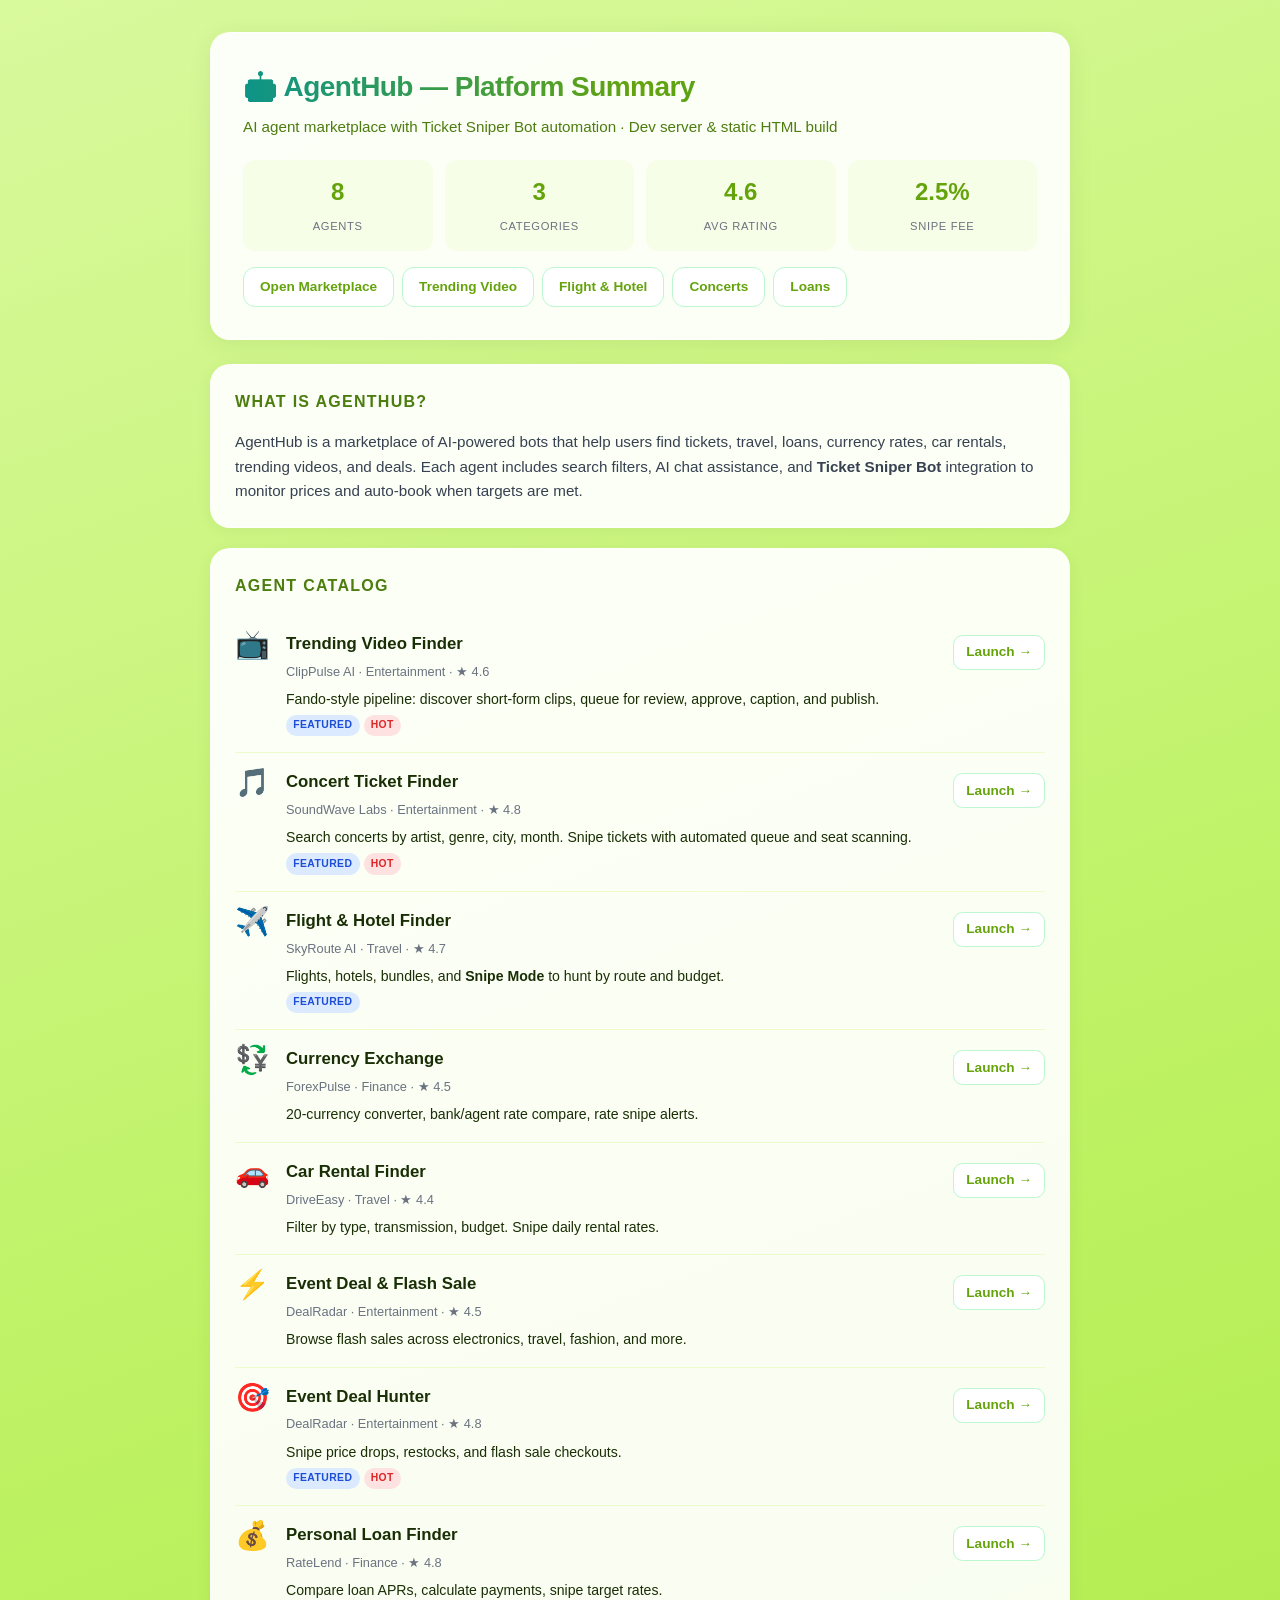
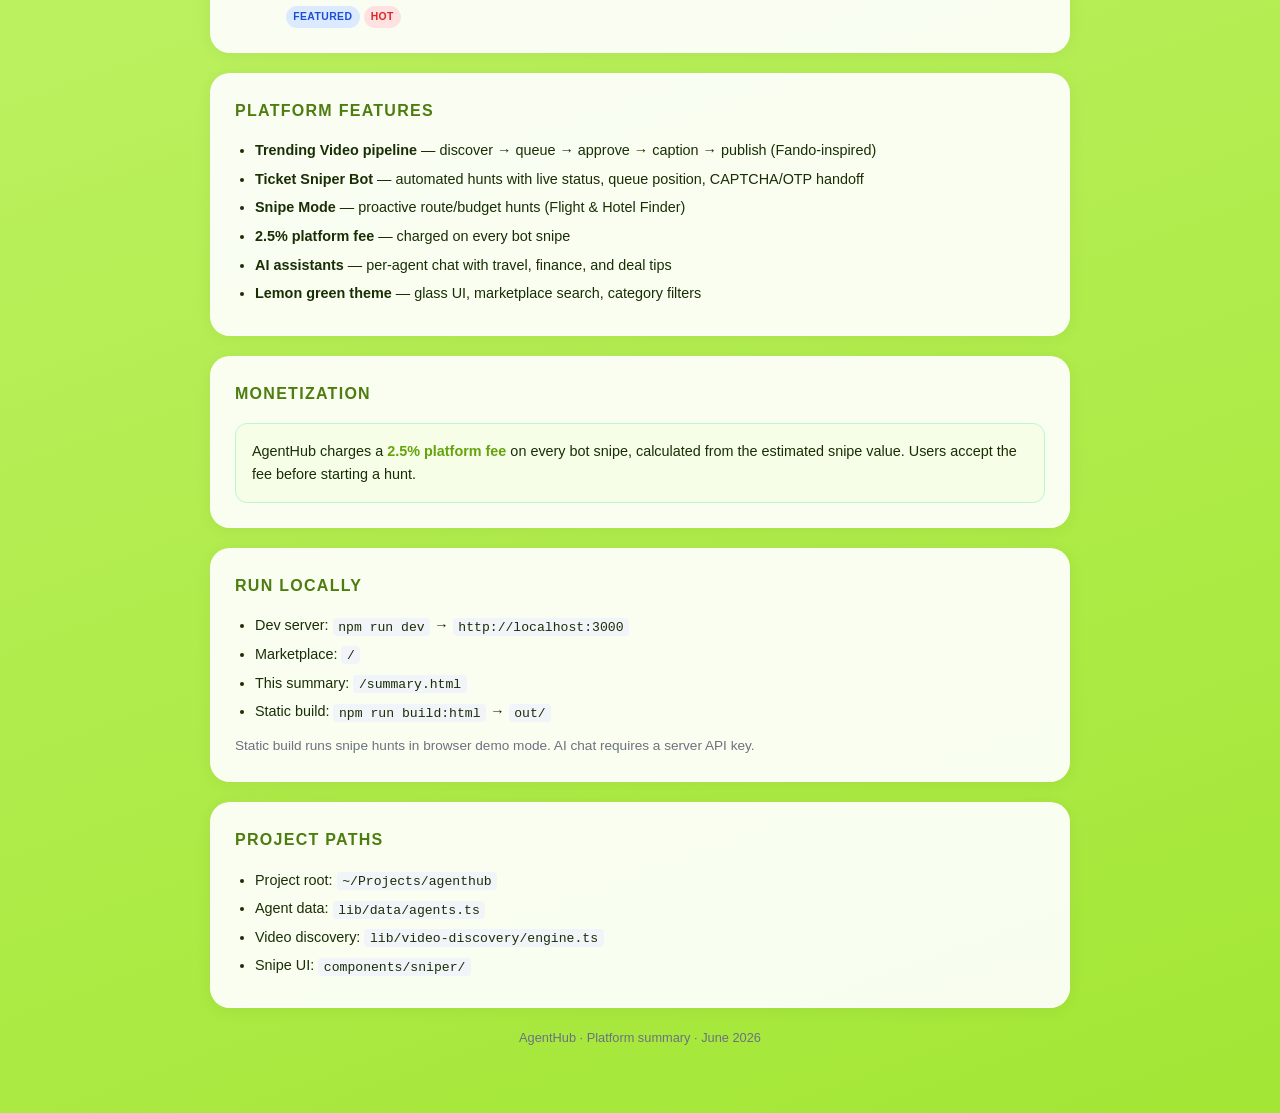
<file: summary.html>
<!DOCTYPE html>
<html lang="en">
<head>
  <meta charset="UTF-8" />
  <meta name="viewport" content="width=device-width, initial-scale=1.0" />
  <title>AgentHub — Platform Summary</title>
  <style>
    :root {
      --green-950: #1a2e05;
      --green-800: #3f6212;
      --green-600: #65a30d;
      --green-400: #a3e635;
      --green-200: #d9f99d;
      --green-50: #f7fee7;
      --amber: #ca8a04;
      --coral: #dc2626;
    }
    * { box-sizing: border-box; margin: 0; padding: 0; }
    body {
      font-family: -apple-system, BlinkMacSystemFont, "Segoe UI", Roboto, Helvetica, Arial, sans-serif;
      color: var(--green-950);
      background: linear-gradient(160deg, #d9f99d 0%, #bef264 45%, #a3e635 100%);
      min-height: 100vh;
      line-height: 1.6;
    }
    .wrap { max-width: 900px; margin: 0 auto; padding: 2rem 1.25rem 4rem; }
    header {
      background: rgba(255,255,255,0.92);
      border: 1px solid rgba(255,255,255,0.9);
      border-radius: 1.25rem;
      padding: 2rem;
      margin-bottom: 1.5rem;
      box-shadow: 0 4px 24px rgba(26,46,5,0.08);
    }
    h1 {
      font-size: 1.75rem;
      font-weight: 800;
      letter-spacing: -0.02em;
      background: linear-gradient(90deg, #0d9488, #65a30d, #16a34a);
      -webkit-background-clip: text;
      -webkit-text-fill-color: transparent;
      background-clip: text;
    }
    .tagline { color: #4d7c0f; font-size: 0.95rem; margin-top: 0.35rem; }
    .stats {
      display: grid;
      grid-template-columns: repeat(auto-fit, minmax(120px, 1fr));
      gap: 0.75rem;
      margin-top: 1.25rem;
    }
    .stat {
      background: var(--green-50);
      border-radius: 0.75rem;
      padding: 0.85rem;
      text-align: center;
    }
    .stat strong { display: block; font-size: 1.5rem; color: var(--green-600); }
    .stat span { font-size: 0.7rem; text-transform: uppercase; letter-spacing: 0.06em; color: #6b7280; }
    section {
      background: rgba(255,255,255,0.92);
      border: 1px solid rgba(255,255,255,0.9);
      border-radius: 1.25rem;
      padding: 1.5rem;
      margin-bottom: 1.25rem;
      box-shadow: 0 2px 16px rgba(26,46,5,0.06);
    }
    h2 {
      font-size: 1rem;
      text-transform: uppercase;
      letter-spacing: 0.08em;
      color: #4d7c0f;
      margin-bottom: 1rem;
    }
    h3 { font-size: 1.05rem; margin-bottom: 0.25rem; }
    .agent {
      display: grid;
      grid-template-columns: auto 1fr auto;
      gap: 0.75rem 1rem;
      align-items: start;
      padding: 1rem 0;
      border-bottom: 1px solid #ecfccb;
    }
    .agent:last-child { border-bottom: none; padding-bottom: 0; }
    .icon { font-size: 1.75rem; line-height: 1; }
    .meta { font-size: 0.8rem; color: #6b7280; }
    .badge {
      display: inline-block;
      font-size: 0.65rem;
      font-weight: 600;
      text-transform: uppercase;
      letter-spacing: 0.04em;
      padding: 0.15rem 0.45rem;
      border-radius: 999px;
      background: #ecfccb;
      color: var(--green-800);
      margin-right: 0.25rem;
    }
    .badge.featured { background: #dbeafe; color: #1d4ed8; }
    .badge.hot { background: #fee2e2; color: var(--coral); }
    a.btn, a.link {
      color: var(--green-600);
      font-weight: 600;
      text-decoration: none;
      font-size: 0.85rem;
      white-space: nowrap;
    }
    a.btn {
      display: inline-block;
      background: white;
      border: 1px solid #bbf7d0;
      border-radius: 0.6rem;
      padding: 0.35rem 0.75rem;
      margin-top: 0.25rem;
    }
    a.btn:hover { background: var(--green-50); }
    ul { padding-left: 1.25rem; }
    li { margin-bottom: 0.35rem; font-size: 0.9rem; }
    .fee-box {
      background: var(--green-50);
      border: 1px solid #bbf7d0;
      border-radius: 0.75rem;
      padding: 1rem;
      font-size: 0.9rem;
    }
    .fee-box strong { color: var(--green-600); }
    footer {
      text-align: center;
      font-size: 0.8rem;
      color: #6b7280;
      margin-top: 1rem;
    }
    .nav { margin-top: 1rem; display: flex; flex-wrap: wrap; gap: 0.5rem; }
    .nav a {
      background: white;
      color: var(--green-600);
      padding: 0.5rem 1rem;
      border-radius: 0.75rem;
      font-weight: 600;
      font-size: 0.85rem;
      text-decoration: none;
      border: 1px solid #bbf7d0;
    }
    .nav a:hover { background: var(--green-50); }
    code {
      background: #f1f5f9;
      padding: 0.1rem 0.35rem;
      border-radius: 0.25rem;
      font-size: 0.82rem;
    }
  </style>
</head>
<body>
  <div class="wrap">
    <header>
      <h1>🤖 AgentHub — Platform Summary</h1>
      <p class="tagline">AI agent marketplace with Ticket Sniper Bot automation · Dev server &amp; static HTML build</p>
      <div class="stats">
        <div class="stat"><strong>8</strong><span>Agents</span></div>
        <div class="stat"><strong>3</strong><span>Categories</span></div>
        <div class="stat"><strong>4.6</strong><span>Avg rating</span></div>
        <div class="stat"><strong>2.5%</strong><span>Snipe fee</span></div>
      </div>
      <div class="nav">
        <a href="/">Open Marketplace</a>
        <a href="/agents/trending-video-finder">Trending Video</a>
        <a href="/agents/flight-hotel-finder">Flight &amp; Hotel</a>
        <a href="/agents/concert-ticket-finder">Concerts</a>
        <a href="/agents/personal-loan-finder">Loans</a>
      </div>
    </header>

    <section>
      <h2>What is AgentHub?</h2>
      <p style="font-size:0.95rem;color:#374151;">
        AgentHub is a marketplace of AI-powered bots that help users find tickets, travel, loans,
        currency rates, car rentals, trending videos, and deals. Each agent includes search filters,
        AI chat assistance, and <strong>Ticket Sniper Bot</strong> integration to monitor prices and
        auto-book when targets are met.
      </p>
    </section>

    <section>
      <h2>Agent catalog</h2>

      <div class="agent">
        <div class="icon">📺</div>
        <div>
          <h3>Trending Video Finder</h3>
          <p class="meta">ClipPulse AI · Entertainment · ★ 4.6</p>
          <p style="font-size:0.88rem;margin-top:0.35rem;">Fando-style pipeline: discover short-form clips, queue for review, approve, caption, and publish.</p>
          <span class="badge featured">Featured</span><span class="badge hot">Hot</span>
        </div>
        <a class="btn" href="/agents/trending-video-finder">Launch →</a>
      </div>

      <div class="agent">
        <div class="icon">🎵</div>
        <div>
          <h3>Concert Ticket Finder</h3>
          <p class="meta">SoundWave Labs · Entertainment · ★ 4.8</p>
          <p style="font-size:0.88rem;margin-top:0.35rem;">Search concerts by artist, genre, city, month. Snipe tickets with automated queue and seat scanning.</p>
          <span class="badge featured">Featured</span><span class="badge hot">Hot</span>
        </div>
        <a class="btn" href="/agents/concert-ticket-finder">Launch →</a>
      </div>

      <div class="agent">
        <div class="icon">✈️</div>
        <div>
          <h3>Flight &amp; Hotel Finder</h3>
          <p class="meta">SkyRoute AI · Travel · ★ 4.7</p>
          <p style="font-size:0.88rem;margin-top:0.35rem;">Flights, hotels, bundles, and <strong>Snipe Mode</strong> to hunt by route and budget.</p>
          <span class="badge featured">Featured</span>
        </div>
        <a class="btn" href="/agents/flight-hotel-finder">Launch →</a>
      </div>

      <div class="agent">
        <div class="icon">💱</div>
        <div>
          <h3>Currency Exchange</h3>
          <p class="meta">ForexPulse · Finance · ★ 4.5</p>
          <p style="font-size:0.88rem;margin-top:0.35rem;">20-currency converter, bank/agent rate compare, rate snipe alerts.</p>
        </div>
        <a class="btn" href="/agents/currency-exchange">Launch →</a>
      </div>

      <div class="agent">
        <div class="icon">🚗</div>
        <div>
          <h3>Car Rental Finder</h3>
          <p class="meta">DriveEasy · Travel · ★ 4.4</p>
          <p style="font-size:0.88rem;margin-top:0.35rem;">Filter by type, transmission, budget. Snipe daily rental rates.</p>
        </div>
        <a class="btn" href="/agents/car-rental-finder">Launch →</a>
      </div>

      <div class="agent">
        <div class="icon">⚡</div>
        <div>
          <h3>Event Deal &amp; Flash Sale</h3>
          <p class="meta">DealRadar · Entertainment · ★ 4.5</p>
          <p style="font-size:0.88rem;margin-top:0.35rem;">Browse flash sales across electronics, travel, fashion, and more.</p>
        </div>
        <a class="btn" href="/agents/event-deal-flash-sale">Launch →</a>
      </div>

      <div class="agent">
        <div class="icon">🎯</div>
        <div>
          <h3>Event Deal Hunter</h3>
          <p class="meta">DealRadar · Entertainment · ★ 4.8</p>
          <p style="font-size:0.88rem;margin-top:0.35rem;">Snipe price drops, restocks, and flash sale checkouts.</p>
          <span class="badge featured">Featured</span><span class="badge hot">Hot</span>
        </div>
        <a class="btn" href="/agents/event-deal-hunter">Launch →</a>
      </div>

      <div class="agent">
        <div class="icon">💰</div>
        <div>
          <h3>Personal Loan Finder</h3>
          <p class="meta">RateLend · Finance · ★ 4.8</p>
          <p style="font-size:0.88rem;margin-top:0.35rem;">Compare loan APRs, calculate payments, snipe target rates.</p>
          <span class="badge featured">Featured</span><span class="badge hot">Hot</span>
        </div>
        <a class="btn" href="/agents/personal-loan-finder">Launch →</a>
      </div>
    </section>

    <section>
      <h2>Platform features</h2>
      <ul>
        <li><strong>Trending Video pipeline</strong> — discover → queue → approve → caption → publish (Fando-inspired)</li>
        <li><strong>Ticket Sniper Bot</strong> — automated hunts with live status, queue position, CAPTCHA/OTP handoff</li>
        <li><strong>Snipe Mode</strong> — proactive route/budget hunts (Flight &amp; Hotel Finder)</li>
        <li><strong>2.5% platform fee</strong> — charged on every bot snipe</li>
        <li><strong>AI assistants</strong> — per-agent chat with travel, finance, and deal tips</li>
        <li><strong>Lemon green theme</strong> — glass UI, marketplace search, category filters</li>
      </ul>
    </section>

    <section>
      <h2>Monetization</h2>
      <div class="fee-box">
        AgentHub charges a <strong>2.5% platform fee</strong> on every bot snipe,
        calculated from the estimated snipe value. Users accept the fee before starting a hunt.
      </div>
    </section>

    <section>
      <h2>Run locally</h2>
      <ul>
        <li>Dev server: <code>npm run dev</code> → <code>http://localhost:3000</code></li>
        <li>Marketplace: <code>/</code></li>
        <li>This summary: <code>/summary.html</code></li>
        <li>Static build: <code>npm run build:html</code> → <code>out/</code></li>
      </ul>
      <p style="font-size:0.85rem;color:#6b7280;margin-top:0.75rem;">
        Static build runs snipe hunts in browser demo mode. AI chat requires a server API key.
      </p>
    </section>

    <section>
      <h2>Project paths</h2>
      <ul>
        <li>Project root: <code>~/Projects/agenthub</code></li>
        <li>Agent data: <code>lib/data/agents.ts</code></li>
        <li>Video discovery: <code>lib/video-discovery/engine.ts</code></li>
        <li>Snipe UI: <code>components/sniper/</code></li>
      </ul>
    </section>

    <footer>
      AgentHub · Platform summary · June 2026
    </footer>
  </div>
</body>
</html>
</file>
